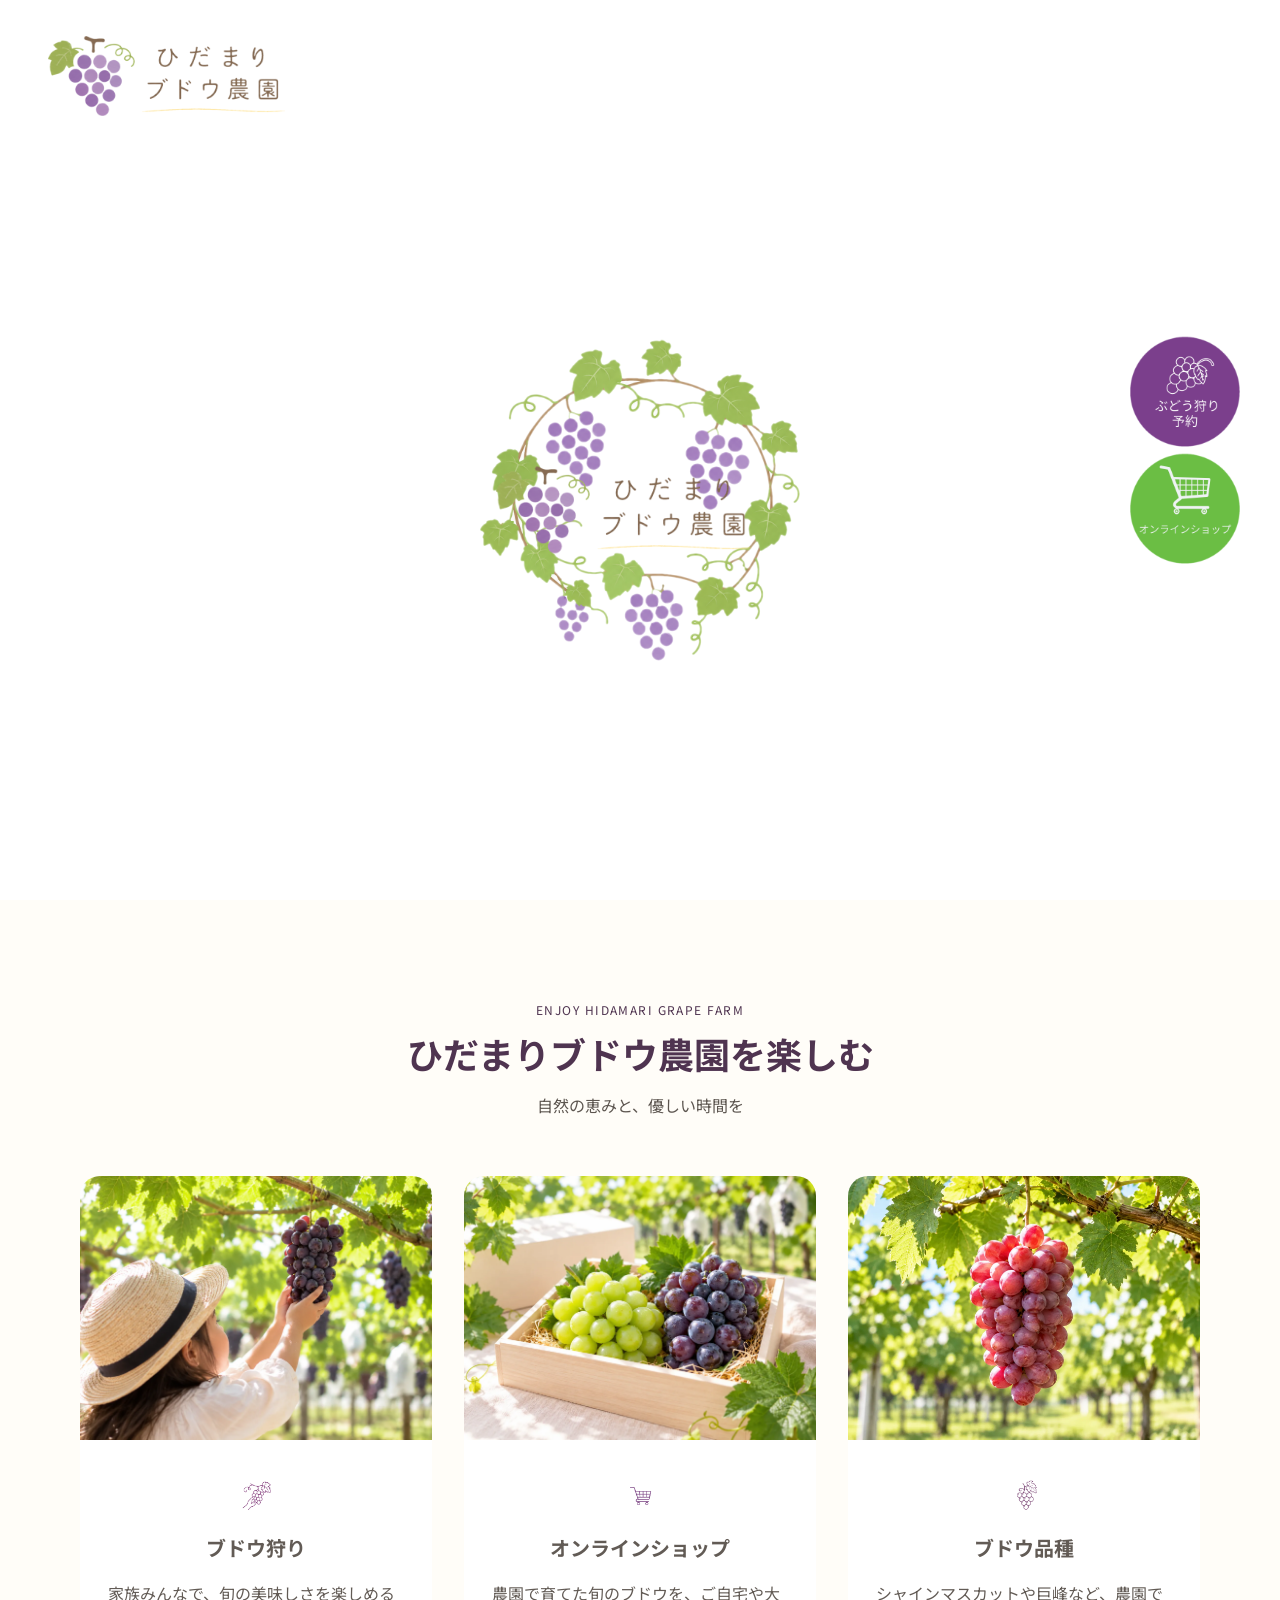
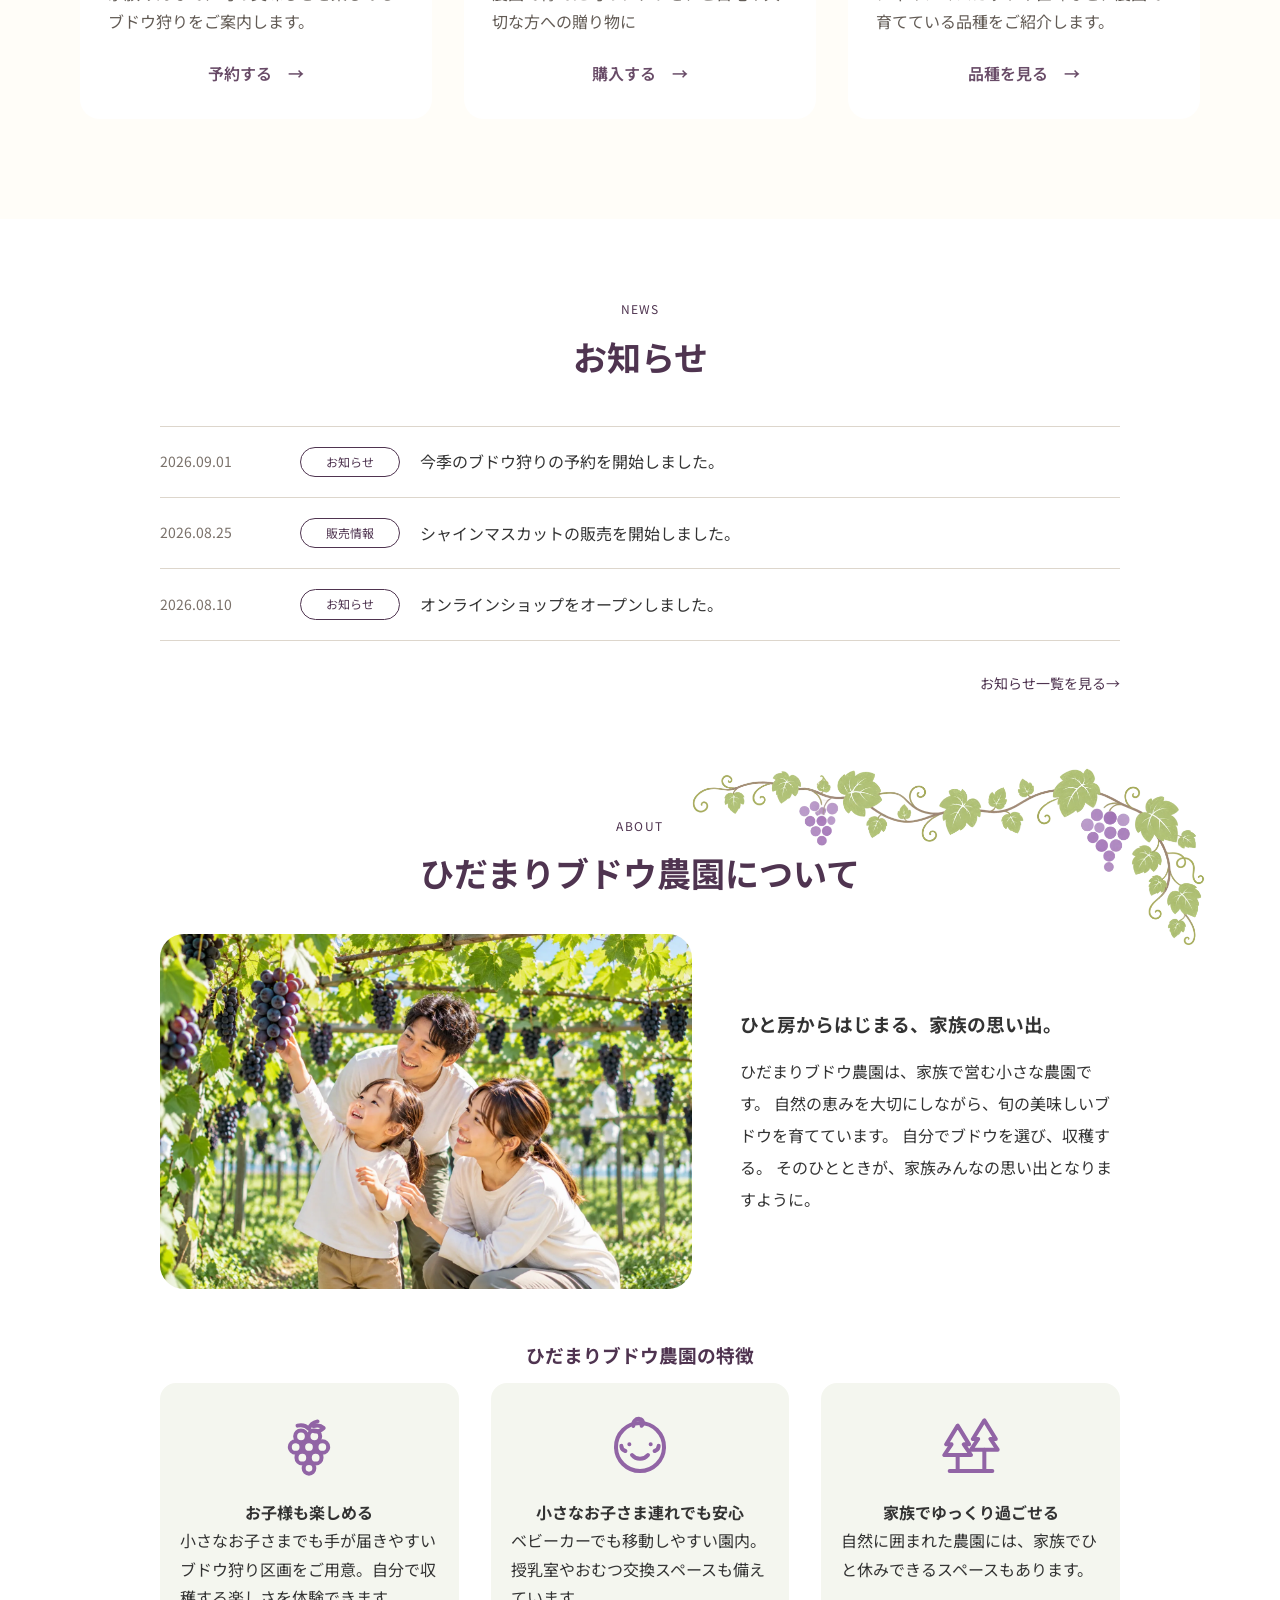
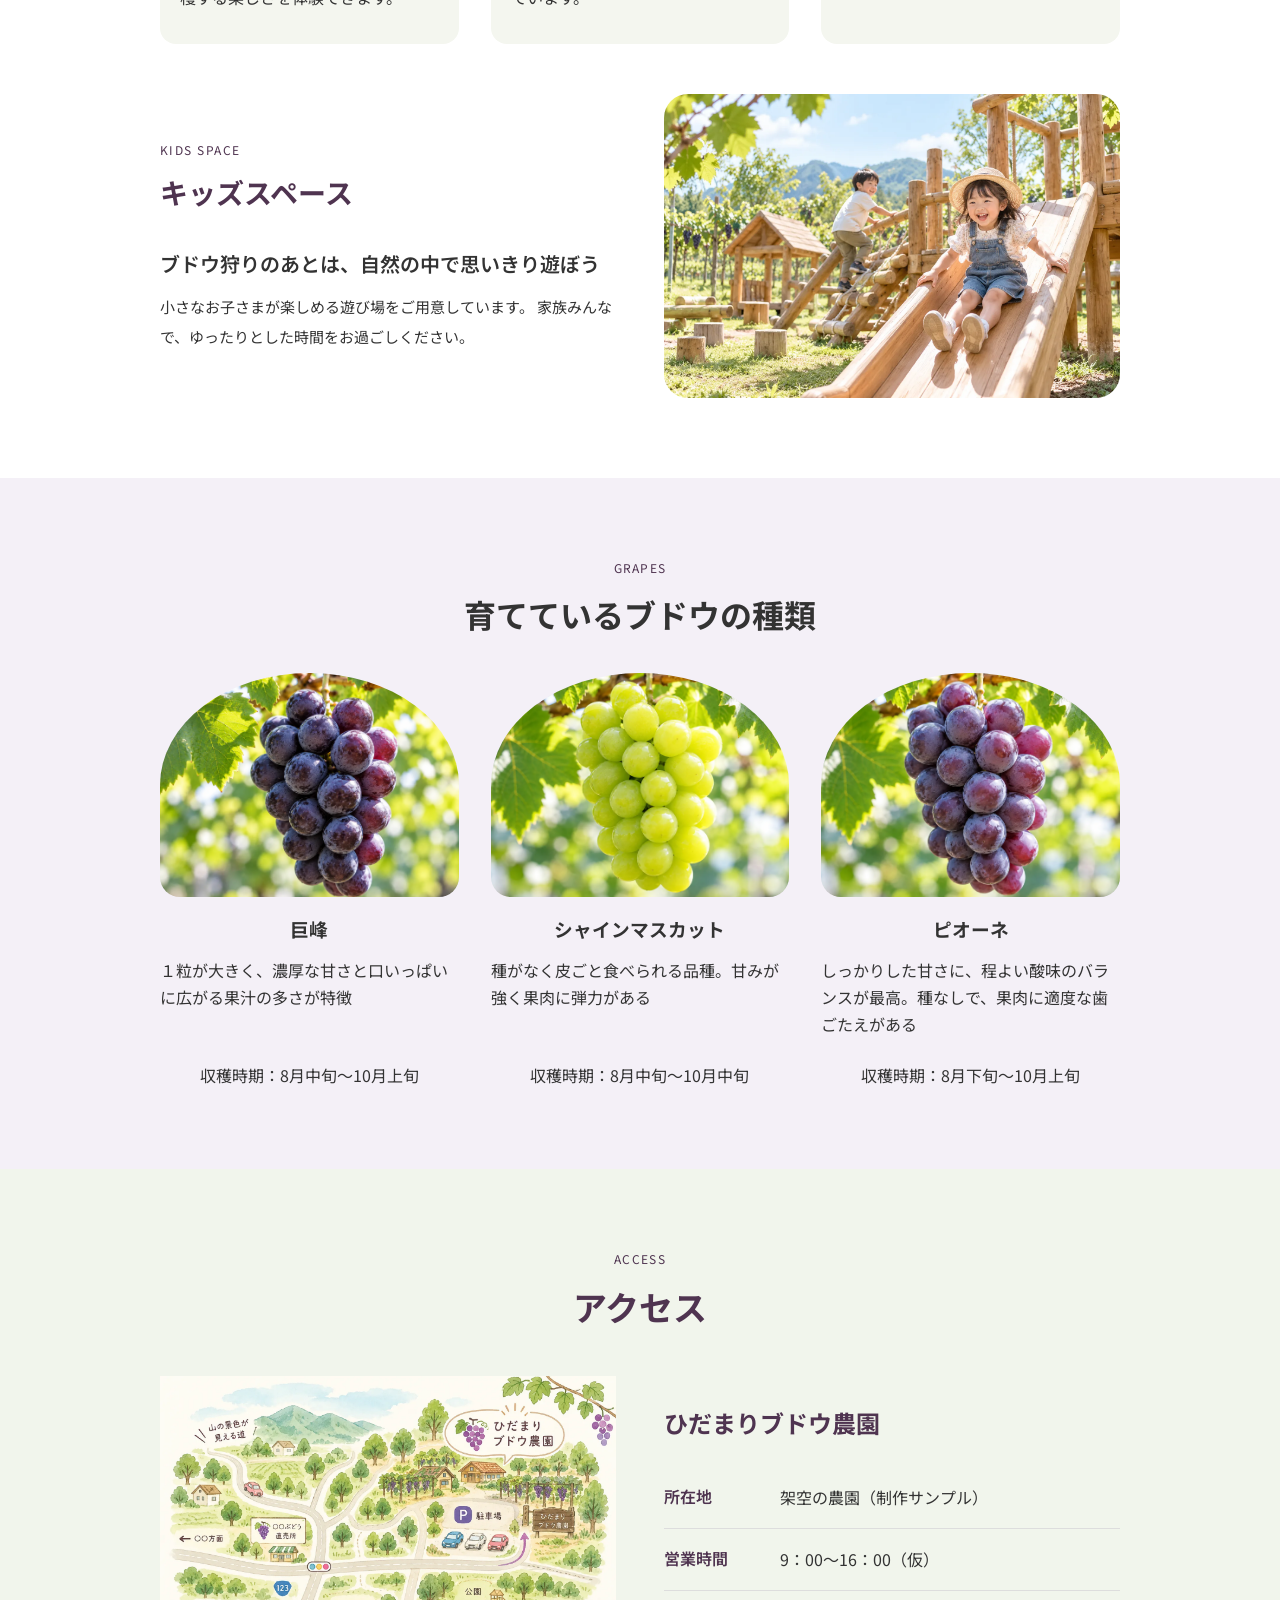
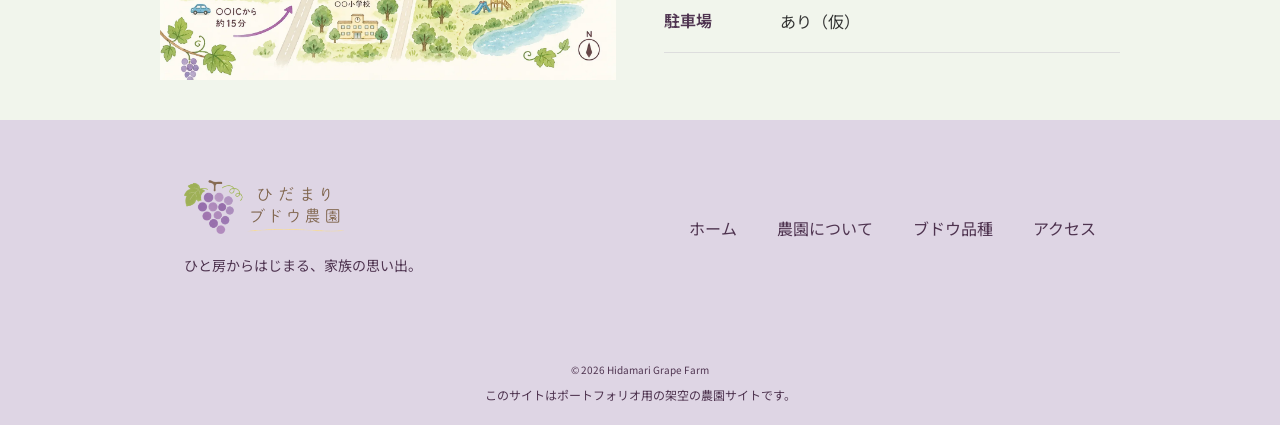
<file: index.html>
<!DOCTYPE html>
<html lang="ja">
<head>
    <meta charset="UTF-8">
    <meta name="viewport" content="width=device-width, initial-scale=1.0">
    <title>ひだまりブドウ園 | コーディング模写</title>

    <meta name="description" content="ポートフォリオ用に制作した『ひだまり農園』のコーディング模写サイトです。HTML・CSSを用いてレスポンシブ対応で実装しています。">

    <link rel="stylesheet" href="assets/css/reseter.css">
    <link rel="stylesheet" href="assets/css/base.css">
    <link rel="stylesheet" href="assets/css/components.css">
    <link rel="stylesheet" href="assets/css/layout.css">
    <link rel="stylesheet" href="assets/css/top.css">

    <!-- Googleフォント -->
    <link rel="preconnect" href="https://fonts.googleapis.com">
    <link rel="preconnect" href="https://fonts.gstatic.com" crossorigin>
    <link href="https://fonts.googleapis.com/css2?family=Noto+Sans+JP:wght@400;500;700&display=swap" rel="stylesheet">

</head>
<body>

    <header class="header">
        <div class="header__container">
            
                <a href="#" class="header__logo">
                    <img src="assets/images/common/logo-cutout.png" alt="ひだまりブドウ農園">
                </a>

                <!-- ハンバーガー -->
                <button class="hamburger sp_only"  
                    type="button"
                    aria-label="メニューを開く"
                    aria-expanded="false"
                    aria-controls="global-nav">                
                    <span></span>
                    <span></span>
                    <span></span>
                </button>

                <!--ナビゲーション-->
                <nav class="header__nav" id="global-nav">
                    <ul class="header__nav-list">
                        <li class="header__item">
                            <a href="#">ホーム</a>
                        </li>
                    
                        <li class="header__item">
                            <a href="#about">農園について</a>
                        </li>

                        <li class="header__item">
                            <a href="#grapes">ブドウ品種</a>
                        </li>

                        <li class="header__item">
                            <a href="#grape-picking">ブドウ狩り</a>
                        </li>

                        <li class="header__item">
                            <a href="#access">アクセス</a>
                        </li>

                        <!-- コメントアウト中
                        <li class="header__item">
                            <a href="#">ブログ</a>
                        </li>

                        <li class="header__item">
                            <a href="#">お問い合わせ</a>
                        </li>-->

                    </ul>
                </nav>
            
        </div>   

    </header>

    <main>
        <section class="mv">
            <div class="mv__image">
                <img src="assets/images/top/grape-fv.webp" alt="ひだまりブドウ農園">
                <img src="assets/images/top/grapes.webp" alt="ひだまりブドウ農園のブドウ">
            </div>

            <div class="mv__content">
                <img src="assets/images/common/logo-cutout.png" alt="ひだまりブドウ農園" class="mv__logo">
                <img src="assets/images/top/grape_vine_circle-cutout.png" alt="ひだまりブドウ農園のブドウの木" class="mv__illustration">
            </div>
        
            <!--スクロール案内とページネーション-->
            <div class="mv__navigation">
                <a href="#" class="mv__scroll">
                    <span class="mv__scroll-arrow" aria-hidden="true">
                        <span></span>
                        <span></span>
                    </span>
                    <span class="mv__scroll-text">Scroll</span>
                </a>

                <div class="mv__pagination" aria-label="スライドのページ位置">
                    <span class="mv__pagination-dot"></span>
                    <span class="mv__pagination-dot"></span>
                </div>               
            </div>     
        </section>

        <!-- 右側固定ボタン -->
        <div class="side-buttons">
            <div class="side-buttons__item side-buttons__item--reserve">
                <img src="assets/images/common/glape_btn-cutout.png" alt="ブドウ狩り予約">
            </div>
            <div class="side-buttons__item side-buttons__item--shop">
                <img src="assets/images/common/online_btn-cutout.png" alt="オンラインショップ">
            </div>
        </div>

        <section id="#" class="farm-guide"> <!--次のセクション-->
            <div class="farm-guide__inner">

                <div class="farm-guide__heading">
                    <p class="farm-guide__heading-en">
                        ENJOY HIDAMARI GRAPE FARM
                    </p>
                    <h2 class="farm-guide__title">
                        ひだまりブドウ農園を楽しむ
                    </h2>
                    <p class="farm-guide__lead">
                        自然の恵みと、優しい時間を
                    </p>
                </div>

                <div class="farm-guide__list"> 
                    <!--ブドウ狩り-->
                    <div class="farm-guide__card"  id="grape-picking">
                        <div class="farm-guide__image">
                            <img src="assets/images/top/card-grape-picking.webp" alt="ブドウ狩りを楽しむ様子">
                        </div>
                        
                        <div class="farm-guide__body">
                            <img src="assets/images/top/icon-grape-picking.png" alt="" class="farm-guide__icon">
                            <h3 class="farm-guide__card-title">
                                ブドウ狩り
                            </h3>
                            <p class="farm-guide__text">
                                家族みんなで、旬の美味しさを楽しめるブドウ狩りをご案内します。
                            </p>

                            <span class="farm-guide__link">
                                予約する　→ 
                            </span>
                        </div>
                    </div>

                    <!--オンラインショップ-->
                    <div class="farm-guide__card">
                        <div class="farm-guide__image">
                            <img src="assets/images/top/card-online-shop-grapes.webp" alt="箱に入ったブドウ">
                        </div>
                        <div class="farm-guide__body">
                            <img src="assets/images/top/icon-online-shop.png" alt=""  class="farm-guide__icon">
                            <h3 class="farm-guide__card-title">
                                オンラインショップ
                            </h3>
                            <p class="farm-guide__text">
                                農園で育てた旬のブドウを、ご自宅や大切な方への贈り物に
                            </p>
                            <span class="farm-guide__link">
                                購入する　→
                            </span>
                        </div>
                    </div>

                    <!--ブドウ品種-->
                    <a href="#grapes" class="farm-guide__card">
                        <div class="farm-guide__image">
                            <img src="assets/images/top/card-grape-varieties.webp" alt="さまざまな種類のブドウ">
                        </div>
                        <div class="farm-guide__body">
                                <img src="assets/images/top/icon-grape-varieties.png" alt="" class="farm-guide__icon">
                            <h3 class="farm-guide__card-title">
                                ブドウ品種
                            </h3>
                            <p class="farm-guide__text">
                                シャインマスカットや巨峰など、農園で育てている品種をご紹介します。
                            </p>
                            <span class="farm-guide__link">
                                品種を見る　→
                            </span>
                        </div>
                    </a>
                
                </div>
            </div>                  
        </section>
    
        <!--お知らせ-->
        <section class="news">
            <div class="news__inner">
                <div class="news__heading">
                    <p class="news__heading-en">
                        NEWS
                    </p>
                    <h2 class="news__title">
                        お知らせ
                    </h2>
                </div>

                <div class="news__list">
                    <a href="#" class="news__item">
                        <time datetime="2026-09-01" class="news__date">2026.09.01</time>
                        <span class="news__category">お知らせ</span>
                        <p>今季のブドウ狩りの予約を開始しました。</p>
                    </a>

                    <a href="#" class="news__item">
                        <time datetime="2026-08-25" class="news__date">2026.08.25</time>
                        <span class="news__category">販売情報</span>
                        <p>シャインマスカットの販売を開始しました。</p>
                    </a>

                    <a href="#" class="news__item">
                        <time datetime="2026-08-10" class="news__date">2026.08.10</time>
                        <span class="news__category">お知らせ</span>
                        <p>オンラインショップをオープンしました。</p>
                    </a>
                </div>

                <div class="news__more-wrap">
                    <a href="#" class="news__more">
                        お知らせ一覧を見る→
                    </a>
                </div>
                
            </div>
        </section>

        <!--about-->
        <section class="about" id="about">
            <div class="about__inner">

                <!--ツタの装飾-->
                <img src="assets/images/top/about-vine.webp" alt="" class="about__vine">
    
                
                <!-- 農園の紹介 -->
                <div class="about__intro">
                    <!--aboutの見出し-->
                    <div class="about__heading">
                        <p class="about__en-title">
                            ABOUT
                        </p>
                        <h2 class="about__title">
                            ひだまりブドウ農園について
                        </h2>
                    </div>
                    <div class="about__contents">
                        <div class="about__img">
                            <img src="assets/images/top/about-family.webp" alt="家族でブドウ狩り">
                        </div>
                        <div class="about__body">
                            <h3 class="about__subtitle">
                                ひと房からはじまる、<br class="sp-only">家族の思い出。
                            </h3>
                            <p class="about__text">
                                ひだまりブドウ農園は、家族で営む小さな農園です。
                                自然の恵みを大切にしながら、旬の美味しいブドウを育てています。
                                自分でブドウを選び、収穫する。
                                そのひとときが、家族みんなの思い出と<br class="sp-only">なりますように。
                            </p>
                        </div>
                    </div>
                </div>

                <!--3つの特徴-->
                <div class="about__features">
                    <h3 class="about__features-title">
                        ひだまりブドウ農園の特徴
                    </h3>
                
                    <!--特徴-->
                    <div class="about__features-list">
                        <!--特徴1-->
                        <div class="about__feature-card">
                            <div class="about__feature-image">
                                <img src="assets/images/top/feature-grape.svg" alt="特徴1">
                            </div>
                            <h4 class="about__feature-title">
                                お子様も楽しめる
                            </h4>
                            <p class="about__feature-text">
                                小さなお子さまでも手が届きやすいブドウ狩り区画をご用意。自分で収穫する楽しさを体験できます。
                            </p>                    
                        </div>

                        <!--特徴2-->
                        <div class="about__feature-card">
                            <div class="about__feature-image">
                                <img src="assets/images/top/feature-baby.svg" alt="特徴2">
                            </div>
                            <h4 class="about__feature-title">
                                小さなお子さま連れでも安心
                            </h4>
                            <p class="about__feature-text">
                                ベビーカーでも移動しやすい園内。授乳室やおむつ交換スペースも備えています。
                            </p>                    
                        </div>

                        <!--特徴3-->
                        <div class="about__feature-card">
                            <div class="about__feature-image">
                                <img src="assets/images/top/feature-trees.svg" alt="特徴3">
                            </div>
                            <h4 class="about__feature-title">
                                家族でゆっくり過ごせる
                            </h4>
                            <p class="about__feature-text">
                                自然に囲まれた農園には、家族でひと休みできるスペースもあります。
                            </p>                    
                        </div>
                    </div>
                </div>

                <!--キッズスペース-->
                <div class="about__kids">
                    <div class="about__kids-body">
                        <!--キッズスペース　見出し-->
                        <p class="about__en-title">
                            KIDS SPACE
                        </p>
                        <h2 class="about__kids-title">
                            キッズスペース
                        </h2>

                        <!--キッズスペース　テキスト-->
                        <div class="about__kids-text">
                            <h3 class="about__kids-subtitle">
                                ブドウ狩りのあとは、自然の中で思いきり遊ぼう
                            </h3>
                            <p class="about__kids-lead">
                                小さなお子さまが楽しめる遊び場をご用意しています。
                                家族みんなで、ゆったりとした時間をお過ごしください。
                            </p>
                        </div>
                    </div>

                    <!--キッズスペース　画像-->
                    <div class="about__kids-image">
                        <img src="assets/images/top/about-child.webp" alt="農園のキッズスペース">
                    </div>
                </div>

            </div>
        </section>


        <!--ブドウの種類-->
        <section class="grapes-kinds" id="grapes">
            <div class="grapes-kinds__inner">
                <div class="grapes-kinds__heading">
                    <p class="grapes-kinds__en-title">
                        GRAPES
                    </p>
                    <h2 class="grapes-kinds__title">
                        育てているブドウの種類
                    </h2>
                </div>

                <div class="grapes-kinds__list">
                    <!--巨峰-->
                    <div class="grapes-kinds__card">
                        <div class="grapes-kinds__image">
                            <img src="assets/images/top/grape-kyoho.webp " alt="巨峰">
                        </div>

                        <div class="grapes-kinds__body">
                            <h3 class="grapes-kinds__card-title">
                                巨峰
                            </h3>
                            <p class="grapes-kinds__card-text">
                                １粒が大きく、濃厚な甘さと口いっぱいに広がる果汁の多さが特徴
                            </p>
                            <p class="grapes-kinds__season">
                                収穫時期：8月中旬～10月上旬
                            </p>
                        </div>
                    </div> 

                    <!--シャインマスカット-->
                    <div class="grapes-kinds__card">
                        <div class="grapes-kinds__image">
                            <img src="assets/images/top/grape-shine-muscat.webp" alt="シャインマスカット">
                        </div>

                        <div class="grapes-kinds__body">
                            <h3 class="grapes-kinds__card-title">
                                シャインマスカット
                            </h3>
                            <p class="grapes-kinds__card-text">
                                種がなく皮ごと食べられる品種。甘みが強く果肉に弾力がある
                            </p>
                            <p class="grapes-kinds__season">
                                収穫時期：8月中旬～10月中旬
                            </p> 
                        </div>
                    </div> 

                    <!--ピオーネ-->
                    <div class="grapes-kinds__card">
                        <div class="grapes-kinds__image">
                            <img src="assets/images/top/grape-pione.webp" alt="ピオーネ">
                        </div>

                        <div class="grapes-kinds__body">
                            <h3 class="grapes-kinds__card-title">
                                ピオーネ
                            </h3>
                            <p class="grapes-kinds__card-text">
                                しっかりした甘さに、程よい酸味のバランスが最高。種なしで、果肉に適度な歯ごたえがある
                            </p>
                            <p class="grapes-kinds__season">
                                収穫時期：8月下旬～10月上旬
                            </p>
                        </div>
                    </div> 

                </div>        
            </div>
        </section>

        <!--ACCESS-->
        <section class="access" id="access">
            <div class="access__inner">

                <div class="access__heading">
                    <p class="access__en-title">
                        ACCESS
                    </p>
                    <h2 class="access__title">
                        アクセス
                    </h2>
                </div>

                <div class="access__contents">
                    <div class="access__map">
                        <img src="assets/images/top/access-map.webp" alt="ひだまりブドウ農園の案内マップ">
                    </div>

                    <div class="access__body">
                        <h3 class="access__name">
                            ひだまりブドウ農園
                        </h3>

                        <dl class="access__info">
                            <div class="access__info-row">
                                <dt>所在地</dt>
                                <dd>架空の農園（制作サンプル）</dd>
                            </div>
                            <div class="access__info-row">
                                <dt>営業時間</dt>
                                <dd>9：00～16：00（仮）</dd>
                            </div>
                            <div class="access__info-row">
                                <dt>駐車場</dt>
                                <dd>あり（仮）</dd>
                            </div>
                        </dl>
                    </div>
                </div>
            </div>
        </section>

    </main>

    <footer class="footer">
        <div class="footer__inner">

            <div class="footer__brand">
                <a href="#" class="footer__logo">
                    <img
                        src="assets/images/common/logo-cutout.png"
                        alt="ひだまりブドウ農園">
                </a>
                <p class="footer__catch">
                    ひと房からはじまる、家族の思い出。
                </p>
            </div>

            <nav class="footer__nav" aria-label="フッターナビゲーション">
                <ul class="footer__nav-list">
                    <li><a href="#">ホーム</a></li>
                    <li><a href="#about">農園について</a></li>
                    <li><a href="#grapes">ブドウ品種</a></li>
                    <li><a href="#access">アクセス</a></li>
                </ul>
            </nav>

        </div>

        <div class="footer__bottom">
            <small>© 2026 Hidamari Grape Farm</small>
            <p>このサイトはポートフォリオ用の架空の農園サイトです。</p>
        </div>
    </footer>
    

    <script src="assets/js/main.js"></script>

</body>
</html>
</file>
<file: assets/css/base.css>
/*フォント*/

html {
    font-size: 62.5%;
    scroll-behavior: smooth;
}

body {
    font-family: "Noto Sans JP", sans-serif;
    color: var(--c-black);
    font-size: 1.6rem;
    line-height: 1.7;

}

/*色の変数*/

:root {
    --c-black: #333333;
    --c-white: #ffffff;
    --c-main: #4f3450;
    --c-sub: ;
    --c-bg: ;
}




/*余白のルール*/


/*body の基本設定*/
</file>
<file: assets/css/components.css>
/***********************再利用するパーツ******************************/

/*タイトル*/

/*ボタン*/

.side-buttons {
    position: fixed;
    top: 50%;
    right: 40px;
    transform: translateY(-50%);
    z-index: 100;

    display: flex;
    flex-direction: column;
    gap: calc(10 / 1920 * 100vw);
    width: 110px;
}

.side-buttons__item {
    display: block;
    transition: opacity 0.3s ease;
}

.side-buttons__item:hover,
.side-buttons__item:active {
    opacity: 0.75;
}

.side-buttons__item {
    width: 100%;
}


/*カード*/


/*タブ*/


/*アコーディオン*/


/*セクションタイトル*/


@media (max-width: 768px) {
    .side-buttons {
        position: fixed;
        top: auto;
        bottom: 20px;
        right: 12px;
        transform: none;
        width: 58px;
        gap: 8px;
        z-index: 90;
    }

    .side-buttons__item img {
        display: block;
        width: 100%;
        height: auto;
    }

    /* メニューを開いている間は固定ボタンを隠す */
    body:has(.header.is-menu-open) .side-buttons {
        visibility: hidden;
    }
}
</file>
<file: assets/css/layout.css>
/************************************ページ全体の構造********************************/

/*header*/

.header {
    position: absolute;
    top: 0;
    left: 0;
    width: 100%;
    z-index: 100;
}

.header__container {
    position: relative;
    z-index: 1;

    width: 100%;
    height: 152px;
    display: flex;
    align-items: center;
    padding: 0 48px;
}

.header__logo {
    width: 20%;
}

.header__nav {
    margin-left: auto;
    font-size: 1.4rem;
    color: var(--c-white);
}

.header__nav-list {
    display: flex;
    gap: 40px
    
}

/*headerスクロール時の帯*/

.header::before {
    content: "";
    position: absolute;
    top: 0;
    left: 0;
    width: 100%;
    height: 92px;
    background:rgba(255, 255, 255, 0.75);
    background:rgba(225, 232, 220, 0.9);

    transform: translateY(-100%);
    transition: transform 0.4s ease;

    z-index: 0;
}

/*スクロール時*/

.header.is-scrolled {
    position: fixed;
    top: 0;
    left: 0;
}

.header.is-scrolled::before {
    transform: translateY(0);
}

.header.is-scrolled .header__container {
    height: 92px;
}

.header.is-scrolled .header__nav a {
    color: var(--c-black);
}

.header__item a {
    position: relative;
}

/*マウスを乗せた時の下線*/
.header__item a::after {
    content: "";
    position: absolute;
    left: 0;
    bottom: -76px;
    width: 0;
    height: 2px;
    background-color: var(--c-white);
    transition: width 0.3s ease;
}

.header__item a:hover::after {
    width: 100%;
}

.header.is-scrolled .header__item a::after {
    background-color: #6B4A6E;
    bottom: -37px;
}

/*main*/


/*section の余白*/


/*footer*/

/* =================================
   Smartphone Header
================================= */

@media (max-width: 768px) {

    .header__container {
        height: 80px;
        padding: 0 20px;
        justify-content: space-between;
    }

    .header__logo {
        width: 150px;
        position: relative;
        z-index: 103;
    }

    .header__logo img {
        display: block;
        width: 100%;
        height: auto;
    }

    .header::before {
        height: 80px;
    }

    .header.is-scrolled .header__container {
        height: 80px;
    }

    .hamburger {
        display: flex;
        flex-direction: column;
        justify-content: center;
        align-items: center;
        gap: 6px;
        width: 44px;
        height: 44px;
        padding: 0;
        border: none;
        background: transparent;
        cursor: pointer;
        position: relative;
        z-index: 103;
    }

    .hamburger span {
        display: block;
        width: 26px;
        height: 2px;
        background-color: #4f3450;
        transition: transform 0.3s, opacity 0.3s;
    }

    .header__nav {
        position: fixed;
        top: 0;
        right: 0;
        width: 100%;
        height: 100dvh;
        padding: 110px 28px 40px;
        background-color: #f1f5ec;
        overflow-y: auto;
        transform: translateX(100%);
        visibility: hidden;
        transition: transform 0.3s ease, visibility 0.3s;
        z-index: 102;
    }

    .header__nav.is-open {
        transform: translateX(0);
        visibility: visible;
    }

    .header__nav-list {
        display: flex;
        flex-direction: column;
        gap: 28px;
    }

    .header__nav a,
    .header.is-scrolled .header__nav a {
        color: #4f3450;
        font-size: 1.6rem;
    }

    .header__item a::after {
        display: none;
    }

    .hamburger.is-active span:nth-child(1) {
        transform: translateY(8px) rotate(45deg);
    }

    .hamburger.is-active span:nth-child(2) {
        opacity: 0;
    }

    .hamburger.is-active span:nth-child(3) {
        transform: translateY(-8px) rotate(-45deg);
    }

    .header.is-menu-open {
        position: fixed;
        top: 0;
        left: 0;
    }

    .header.is-menu-open::before {
        transform: translateY(0);
    }
}

/* PCではハンバーガーを表示しない */
@media (min-width: 769px) {
    .hamburger {
        display: none;
    }
}
</file>
<file: assets/css/top.css>
/*トップページだけのヒーロー トップページだけのレイアウト*/
/* =========================
    MV
========================= */

.mv {
    position: relative;
    width: 100%;
    height: 100vh;
}

.mv__image {
    position: relative;
    width: 100%;
    height: 100%;
    overflow: hidden;
}

/* 2枚の画像を重ねる */
.mv__image img {
    position: absolute;
    left: 0;
    bottom: 0;
    width: 100%;
    height: 100%;
    object-fit: cover;

    opacity: 0;

    animation:
        mvFade 12s infinite,
        mvZoom 12s infinite;
}

/* 1枚目 */
.mv__image img:nth-child(1) {
    animation-delay: 0s, 0s;
}

/* 2枚目 */
.mv__image img:nth-child(2) {
    animation-delay: 6s, 6s;
}


/* =========================
    フェード
========================= */

@keyframes mvFade {

    /* 最初は透明 */
    0% {
        opacity: 0;
    }

    /* ふわっと表示 */
    10% {
        opacity: 1;
    }

    /* しばらく表示 */
    45% {
        opacity: 1;
    }

    /* ふわっと消える */
    55% {
        opacity: 0;
    }

    /* 消えた状態を維持 */
    100% {
        opacity: 0;
    }
}


/* =========================
    ズーム
========================= */

@keyframes mvZoom {

    /* 少し小さい状態から開始 */
    0% {
        transform: scale(1);
    }

    /* ゆっくり拡大 */
    100% {
        transform: scale(1.05);
    }
}

/*mv上のイラスト*/

.mv__content {
    width: 25%;
    position: absolute;
    top: calc(50% + 50px);
    left: 50%;
    transform: translate(-50%, -50%);
}

.mv__logo {
    width: 80%;
    position: absolute;
    top: calc(50% + 10px);
    left: 45%;
    transform: translate(-50%, -50%);
}

/* ===============================
    スクロール案内とページネーション
================================= */
.mv__navigation {
    position: absolute;
    left: 50%;
    bottom: 24px;
    z-index: 10;
    transform: translateX(-50%);

    display: flex;
    flex-direction: column;
    align-items: center;
}

/*スクロールボタン*/
.mv__scroll {
    display: flex;
    flex-direction: column;
    align-items: center;
    gap: 8px;

    color: var(--c-white);
}

/*下向き矢印*/
.mv__scroll-arrow {
    display: flex;
    flex-direction: column;
    align-items: center;
    height: 18px;

    animation: scrollArrow 1.6s ease-in-out infinite;
}

.mv__scroll-arrow span {
    display: block;

    width: 12px;
    height: 12px;
    margin-top: -5px;

    border-right: 2px  solid currentColor;
    border-bottom: 2px solid currentColor;

    transform: rotate(45deg);
}

/*Scrollの文字*/
.mv__scroll-text {
    font-size: 1.2rem;
    letter-spacing: 0.08rem;
}

/*ページネーション*/
.mv__pagination {
    display: flex;
    justify-content: center;
    gap: 8px;
    margin-top: 8px;
}

/*ページネーションの丸*/
.mv__pagination-dot {
    width: 8px;
    height: 8px;

    border: 1px solid var(--c-white);
    border-radius: 50%;

    background-color: transparent;
}

/*1つ目の丸*/
.mv__pagination-dot:nth-child(1) {
    animation: paginationFirst 12s infinite;
}

/*2つ目の丸*/
.mv__pagination-dot:nth-child(2) {
    animation: paginationSecond 12s infinite;
}

/*矢印を上下に動かす*/
@keyframes scrollArrow {
    0%,
    100% {
        transform: translateY(0);
    }

    50% {
        transform: translateY(6px);
    }
}

@media (prefers-reduced-motion: reduce) {
    .mv__scroll-arrow {
        animation: none;
    }
}

/*前半６秒は１つ目を白くする*/
@keyframes paginationFirst {
    0%,
    49.99% {
        background-color: var(--c-white);
    }

    50%,
    100% {
        background-color: transparent;
    }
}

/*後半６秒は２つ目を白くする*/
@keyframes paginationSecond {
    0%,
    49.99% {
        background-color: transparent;
    }

    50%,
    100% {
        background-color: var(--c-white);
    }
}

/* =================================
    FARM GUIDE
================================= */
.farm-guide {
    position: relative;
    padding: 100px 24px;
    background-color: #fffdf8;
}

.farm-guide__inner {
    width: min(1120px, 100%);
    margin-inline: auto;
}

/*見出し*/

.farm-guide__heading {
    text-align: center;
    margin-bottom: 56px;
}

.farm-guide__heading-en {
    margin-bottom: 8px;
    font-size: 1.2rem;
    letter-spacing: 0.12em;
    color: var(--c-main);
}

.farm-guide__title {
    margin: 0;
    font-size: clamp(2.4rem, 3vw, 3.6rem);
    line-height: 1.4;
    color: #4f3450;
}

.farm-guide__lead {
    margin-top: 12px;
    line-height: 1.8;
    color: #5c554f;
}

/*カード一覧*/
.farm-guide__list {
    display: grid;
    /*pcでは３列*/
    grid-template-columns: repeat(3, minmax(0, 1fr));
    gap: 32px;
}

/*カード*/
.farm-guide__card {
    display: flex;
    flex-direction: column;
    min-width: 0;
    overflow: hidden;
    color: inherit;
    text-decoration: none;
    background-color: var(--c-white);
    border-radius: 20px;
    transition: 
        transform 0.3s ease,
        box-shadow 0.3s ease;
}

a.farm-guide__card:hover {
    transform: translateY(-5px);
    box-shadow: 0 10px 30px rgba(0, 0, 0, 0.08);
}

/*写真*/
.farm-guide__image {
    width: 100%;
    aspect-ratio: 4/3;
    overflow: hidden;
}

.farm-guide__image img {
    width: 100%;
    height: 100%;
    object-fit: cover;
    display: block;
    transition: transform 0.5s ease;
}

a.farm-guide__card:hover .farm-guide__image img {
    transform: scale(1.04);
}

/*本文エリア*/
.farm-guide__body {
    display: flex;
    flex-direction: column;
    flex-grow: 1;
    padding: 32px 28px;
}

/*アイコン*/
.farm-guide__icon {
    width: 45px;
    height: 45px;
    object-fit: contain;
    margin: 0 auto 16px;
} 

/*タイトル*/
.farm-guide__card-title {
    margin: 0;
    text-align: center;
    font-size: 2rem;
    line-height: 1.5;
    color: #625b55;
}

/*説明文*/
.farm-guide__text {
    margin-top: 16px;
    line-height: 1.8;
    color: #625b55;
}

/*リンク*/
.farm-guide__link {
    display: block;
    margin-top: auto;
    padding-top: 24px;
    text-align: center;
    font-weight: 600;
    color: #684b67;
}

/* =================================
    NEWS
================================= */
.news {
    padding: 80px 24px;
    background-color: var(--c-white);
}

.news__inner {
    width: min(960px, 100%);
    margin-inline: auto;
}

.news__heading {
    text-align: center;
    margin-bottom: 40px;
}

.news__heading-en {
    margin-bottom: 8px;
    font-size: 1.2rem;
    letter-spacing: 0.12rem;
    color: var(--c-main);
}

.news__title {
    margin: 0;
    font-size: clamp(2.4rem, 3vw, 3.4rem);
    color: #4f3450;
}

.news__list {
    border-top: 1px solid #ddd6cc;
}

.news__item {
    display: grid;
    grid-template-columns: 120px 100px 1fr;
    align-items: center;
    gap: 20px;
    padding: 20px 0;
    border-bottom: 1px solid #ddd6cc;
    color: inherit;
    text-decoration: none;
    transition: opacity 0.3s ease;
}

.news__item:hover {
    opacity: 0.7;
}

.news__date {
    font-size: 1.4rem;
    color: #7a716a;
}

.news__category {
    display: inline-block;
    padding: 4px 10px;
    font-size: 1.2rem;
    text-align: center;
    color: var(--c-main);
    border: 1px solid var(--c-main);
    border-radius: 999px;
}

.news__text {
    margin: 0;
    font-size: 1.5rem;
    line-height: 1.7;
}

.news__more-wrap {
    margin-top: 28px;
    text-align: right;
}

.news__more {
    color: var(--c-main);
    font-size: 1.4rem;
}

.news__more:hover {
    opacity: 0.7;
}

/* =================================
    about
================================= */
.about {
    padding: 40px 24px 80px;
}


.about__inner {
    width: min(960px, 100%);
    margin-inline: auto;
    position: relative;
}

/*ツタの装飾*/
.about__vine {
    position: absolute;
    top: -50px;
    right: -100px;
    width: 550px;
    height: auto;
    z-index: 0;
    pointer-events: none;
}

.about__intro {
    margin-bottom: 50px;
}

/*タイトル*/
.about__heading {
    text-align: center;
    margin-bottom: 32px;
}

.about__en-title {
    margin-bottom: 8px;
    font-size: 1.2rem;
    letter-spacing: 0.12em;
    color: var(--c-main);
}

.about__title {
    margin: 0;
    font-size: clamp(2.4rem, 3vw, 3.4rem);
    color: var(--c-main);
}

/*コンテンツ*/
.about__contents {
    display: flex;
    gap: 48px;
}

.about__img {
    flex: 1.4;
    overflow: hidden;
    border-radius: 24px;
}
.about__img img {
    width: 100%;
    height: 100%;
    object-fit: cover;
}

.about__subtitle {
    margin-bottom: 16px;

}

.about__body {
    flex: 1;
    display: flex;
    flex-direction: column;
    justify-content: center;
}

.about__text {
    line-height: 2;
}

/*3つの特徴*/

.about__features-title {
    text-align: center;
    margin-bottom: 12px;
    color: var(--c-main);
}

.about__features-list {
    display: grid;
    grid-template-columns: repeat(3, minmax(0, 1fr));
    gap: 32px;
}

.about__feature-card {
    text-align: center;
    padding: 32px 20px;
    background-color: #f4f6ef;
    border-radius: 16px;
}

.about__feature-image {
    display: flex;
    justify-content: center;
    align-items: center;
    margin-bottom: 20px;
}

.about__feature-image img {
    width: 64px;
    height: 64px;
    object-fit: contain;
}

.about__feature-text {
    text-align: left;
    line-height: 1.8;
}

/*キッズスペース*/
.about__kids {
    display: flex;
    align-items: center;
    gap: 48px;
    margin-top: 50px;
}

.about__kids-body {
    flex: 1;
    text-align: left;
}

.about__en-title {
    font-size: 1.2rem;
    letter-spacing: 0.12em;
    color: var(--c-main);
    margin-bottom: 8px;
}

.about__kids-title {
    font-size: 2.8rem;
    color: var(--c-main);
    margin-bottom: 32px;
}

.about__kids-subtitle {
    font-size: 2rem;
    font-weight: 600;
    line-height: 1.6;
    margin-bottom: 12px;
}

.about__kids-image {
    flex: 1;
}

.about__kids-text {
    font-size: 1.5rem;
    line-height: 2;
}

.about__kids-image img {
    display: block;
    width: 100%;
    height: auto;
    border-radius: 24px;
}

/* =================================
    grapes-kinds
================================= */

.grapes-kinds {
    background-color: #f4f0f7;
    padding: 80px 24px;
}

.grapes-kinds__inner {
    width: min(960px, 100%);
    margin-inline: auto;
}

/*タイトル*/
.grapes-kinds__heading {
    text-align: center;
    margin-bottom: 32px;
}

.grapes-kinds__en-title {
    margin-bottom: 8px;
    font-size: 1.2rem;
    letter-spacing: 0.12rem;
    color: var(--c-main);
}

.grapes-kinds__title {
    font-size: 32px;
}

/*カード一覧*/
.grapes-kinds__list {
    display: grid;
    grid-template-columns: repeat(3, minmax(0, 1fr));
    gap: 32px;
}

.grapes-kinds__card {
    display: flex;
    flex-direction: column;
}

/*画像*/
.grapes-kinds__image {
    width: 100%;
    aspect-ratio: 4 / 3;
    overflow: hidden;
    border-radius: 50% 50% 20px 20px;
}

.grapes-kinds__image img {
    width: 100%;
    height: 100%;
    object-fit: cover;
}

/*テキスト*/
.grapes-kinds__body {
    display: flex;
    flex-direction: column;
    flex: 1;
    text-align: center;
    padding-top: 16px;
}

.grapes-kinds__card-title {
    margin-bottom: 12px;
}

.grapes-kinds__card-text {
    text-align: left;
}

.grapes-kinds__season {
    margin-top: auto;
    padding-top: 24px;
}


/* =================================
    ACCESS
================================= */

.access {
    background-color: #f1f5ec;
    padding: 80px 24px 40px;
    scroll-margin-top: 120px;
}

.access__inner {
    width: min(960px, 100%);
    margin-inline: auto;
}

.access__heading {
    text-align: center;
    margin-bottom: 40px;
}

.access__en-title {
    font-size: 1.2rem;
    letter-spacing: 0.12em;
    color: var(--c-main);
    margin-bottom: 8px;
}

.access__title {
    font-size: clamp(2.4rem, 3vw, 3.4rem);
    color: var(--c-main);
}

.access__contents {
    display: grid;
    grid-template-columns: repeat(2, minmax(0, 1fr));
    align-items: center;
    gap: 48px;
}

.access__map {
    display: block;
    width: 100%;
    height: auto;
    border-radius: 20px;
}

.access__name {
    font-size: 2.4rem;
    color: var(--c-main);
    margin-bottom: 24px;
}

.access__info-row {
    display: grid;
    grid-template-columns: 100px minmax(0, 1fr);
    gap: 16px;
    padding: 16px 0;
    border-bottom: 1px solid #ddd;
}

.access__info-row dt {
    font-weight: 600;
    color: var(--c-main);
}

.access__info-row dd {
    margin: 0;
    line-height: 1.8;
}

/* ==========================
    FOOTER
========================== */

.footer {
    background-color: #DED5E4;
    color: #4f3450;
}

.footer__inner {
    width: min(960px, 100%);
    margin-inline: auto;
    padding: 60px 24px;
    display: flex;
    justify-content: space-between;
    align-items: center;
    gap: 40px;
}

.footer__brand {
    flex-shrink: 0;
}

.footer__logo {
    display: inline-block;
}

.footer__logo img {
    display: block;
    width: 160px;
    height: auto;
}

.footer__catch {
    margin-top: 12px;
    font-size: 1.4rem;
    line-height: 1.8;
}

.footer__nav-list {
    display: flex;
    flex-wrap: wrap;
    justify-content: flex-end;
    gap: 20px 40px;
    list-style: none;
    padding: 0;
    margin: 0;
}

.footer__nav-list a {
    color: inherit;
    text-decoration: none;
    transition: opacity 0.3s;
}

.footer__nav-list a:hover {
    opacity: 0.7;
}

.footer__bottom {
    padding: 20px 24px;
    background-color: #DED5E4;
    text-align: center;
    font-size: 1.2rem;
    line-height: 1.8;
}

.footer__bottom p {
    margin-top: 4px;
}

.sp-only {
    display: none;
}


/* =================================
    Tablet / Smartphone
================================= */
@media(max-width: 768px){
    .sp-only {
        display: inline;
    }

    .header__container {
        background-color: rgba(241, 245, 236, 0.92);
        }

    .mv {
        height: 100svh;
        min-height: 560px;
    }

    .mv::after {
        content: "";
        position: absolute;
        inset: 0;
        background: rgba(0, 0, 0, 0.12);
        pointer-events: none;
        z-index: 1;
    }

    .mv__content {
        width: 75%;
        top: 48%;
        position: absolute;
        z-index: 2;
    }

    .mv__illustration {
        display: block;
        width: 100%;
        height: auto;
    }

    .mv__logo {
        width: 80%;
        top: 50%;
        left: 50%;
    }

    .mv__image img {
        object-position: center;
    }

    .farm-guide {
        padding: 72px 20px;
    }

    .farm-guide__list {
        grid-template-columns: 1fr;
        gap: 28px;
    }

    .farm-guide__heading {
        margin-bottom: 40px;
    }

    .farm-guide__body {
        padding: 28px 24px;
    }

    .side-buttons {
        display: none;
    }


    /*news*/
    .news {
        padding: 64px 20px;
    }

    .news__item {
        grid-template-columns: 1fr;
        gap: 8px;
    }

    .news__category {
        width: fit-content;
    }

    .news__more-wrap {
        text-align: left;
    }

    /*about*/
    .about {
        padding: 56px 20px 64px;
        overflow: hidden;
        scroll-margin-top: 120px;
    }

    /*ツタの装飾*/
    .about__vine {
        width: 180px;
        right: -20px;
        top: -40px;
    }

      /* 農園紹介 */
    .about__intro {
        margin-bottom: 56px;
    }

    .about__heading {
        position: relative;
        z-index: 1;
        margin-bottom: 28px;
    }

    .about__title {
        font-size: 2.2rem;
        line-height: 1.5;
    }

    .about__subtitle {
        font-size: 2rem;
        line-height: 1.6;
    }

    .about__contents {
        flex-direction: column;
        gap: 24px;
    }

    .about__img {
        flex: none;
        width: 100%;
        border-radius: 20px;
    }

    .about__img img {
        display: block;
        width: 100%;
        height: auto;
    }

    .about__body {
        flex: none;
        width: 100%;
    }

    .about__subtitle {
        font-size: 2rem;
        line-height: 1.6;
        margin-bottom: 16px;
    }

    .about__text {
        font-size: 1.4rem;
        line-height: 1.9;
    }

    /* 3つの特徴 */
    .about__features-title {
        font-size: 2rem;
        line-height: 1.5;
        margin-bottom: 24px;
    }

    .about__features-list {
        grid-template-columns: 1fr;
        gap: 20px;
    }

    .about__feature-card {
        padding: 28px 24px;
    }

    .about__feature-image {
        margin-bottom: 12px;
    }

    .about__feature-image img {
        width: 56px;
        height: 56px;
    }

    .about__feature-title {
        font-size: 1.8rem;
        margin-bottom: 12px;
    }

    .about__feature-text {
        font-size: 1.4rem;
        line-height: 1.8;
    }

    /* キッズスペース */
    .about__kids {
        flex-direction: column;
        align-items: stretch;
        gap: 24px;
        margin-top: 64px;
    }

    .about__kids-body,
    .about__kids-image {
        flex: none;
        width: 100%;
    }

    .about__kids-body > .about__en-title,
    .about__kids-title {
        text-align: center;
    }

    .about__kids-title {
        font-size: 2.4rem;
        margin-bottom: 24px;
    }

    .about__kids-subtitle {
        font-size: 1.8rem;
        line-height: 1.6;
    }

    .about__kids-text {
        font-size: 1.4rem;
        line-height: 1.9;
    }

    .about__kids-image img {
        width: 100%;
        height: auto;
        border-radius: 20px;
    }

    /*grapes-kinds*/

    /*カード一覧*/
    .grapes-kinds {
        padding: 48px 24px 64px;
    }

    .grapes-kinds__list {
        grid-template-columns: 1fr;
        gap: 32px;
    }

    .footer__inner {
        flex-direction: column;
        text-align: center;
        gap: 32px;
        padding: 48px 20px;
    }

    .grapes-kinds__title {
        font-size: 2.2rem;
        line-height: 1.5;
        text-align: center;
    }

    .grapes-kinds__heading {
        margin-bottom: 32px;
    }

    /*access*/
    .access {
        padding: 48px 24px 64px;
        scroll-margin-top: 100px;
    }

    .access__heading {
        margin-bottom: 32px;
    }

    .access__contents {
        grid-template-columns: 1fr;
        gap: 32px;
    }

    .access__map img {
        display: block;
        width: 100%;
        height: auto;
        border-radius: 16px;
    }

    .access__name {
        font-size: 2rem;
        margin-bottom: 16px;
        text-align: center;
    }

    .access__info-row {
        grid-template-columns: 80px minmax(0, 1fr);
        gap: 12px;
        padding: 14px 0;
        font-size: 1.4rem;
    }

    /*footer*/

    .footer__nav-list {
        justify-content: center;
        gap: 16px 24px;
    }

    .footer__logo img {
        width: 140px;
    }

    .footer__nav-list {
        display: grid;
        grid-template-columns: repeat(2, max-content);
        justify-content: center;
        gap: 16px 32px;
    }

}

/* タブレット：ブドウ品種の説明文を中央寄せ */
@media (min-width: 768px) and (max-width: 1023px) {
    .grapes-kinds__card-text {
        text-align: center;
    }
}
</file>
<file: assets/css/reseter.css>
*,
*::before,
*::after {
  box-sizing: border-box;
  padding: 0;
  margin: 0;
}

html {
  line-height: 1.15;
  font-family: sans-serif;
}

body {
  min-height: 100vh;
}

main {
  display: block;
}

a {
  color: inherit;
  text-decoration: none;
}

abbr[title] {
  -webkit-text-decoration: underline dotted;
          text-decoration: underline dotted;
}

code,
kbd,
samp,
pre {
  font-family: monospace, monospace;
  font-size: 1em;
}

sub,
sup {
  font-size: 75%;
  line-height: 0;
  position: relative;
  vertical-align: baseline;
}

sub {
  bottom: -0.25em;
}

sup {
  top: -0.5em;
}

button,
input,
optgroup,
select,
textarea {
  font: inherit;
}

button,
input[type="button"],
input[type="reset"],
input[type="submit"] {
    border: none;
    background: none;
    cursor: pointer;
}

input {
  overflow: visible;
}

fieldset {
  border: 0;
}

legend {
  color: inherit;
  display: table;
  max-width: 100%;
  white-space: normal;
}

progress {
  display: inline-block;
  vertical-align: baseline;
}

select {
  text-transform: none;
}

textarea {
  overflow: auto;
  vertical-align: top;
}

[type=search] {
  -webkit-appearance: textfield;
  outline-offset: -2px;
}

[type=color] {
  background: inherit;
}

::-webkit-inner-spin-button,
::-webkit-outer-spin-button {
  height: auto;
}

::-webkit-input-placeholder {
  color: inherit;
  opacity: 0.5;
}

::-webkit-search-decoration,
::-webkit-file-upload-button {
  -webkit-appearance: button;
  font: inherit;
}

::-moz-focus-inner {
  border: 0;
}

:-moz-focusring {
  outline: 1px dotted ButtonText;
}

:-moz-ui-invalid {
  box-shadow: none;
}

hr {
  height: 0;
  color: inherit;
  overflow: visible;
}

ul,
ol {
    list-style: none;
    margin: 0;
    padding: 0;
}

b,
strong {
  font-weight: bolder;
}

audio,
video {
  display: inline-block;
}

audio:not([controls]) {
  display: none;
  height: 0;
}

img {
  max-width: 100%;
  height: auto;
  display: block;
}

svg:not(:root) {
  overflow: hidden;
}

table {
  text-indent: 0;
  border-color: inherit;
}

details {
  display: block;
}

dialog {
  background-color: inherit;
  border: solid;
  color: inherit;
  display: block;
  height: fit-content;
  left: 0;
  margin: auto;
  padding: 1em;
  position: absolute;
  right: 0;
  width: fit-content;
}

dialog:not([open]) {
  display: none;
}

summary {
  display: list-item;
}

canvas {
  display: inline-block;
}

template {
  display: none;
}

[hidden] {
  display: none;
}
</file>
